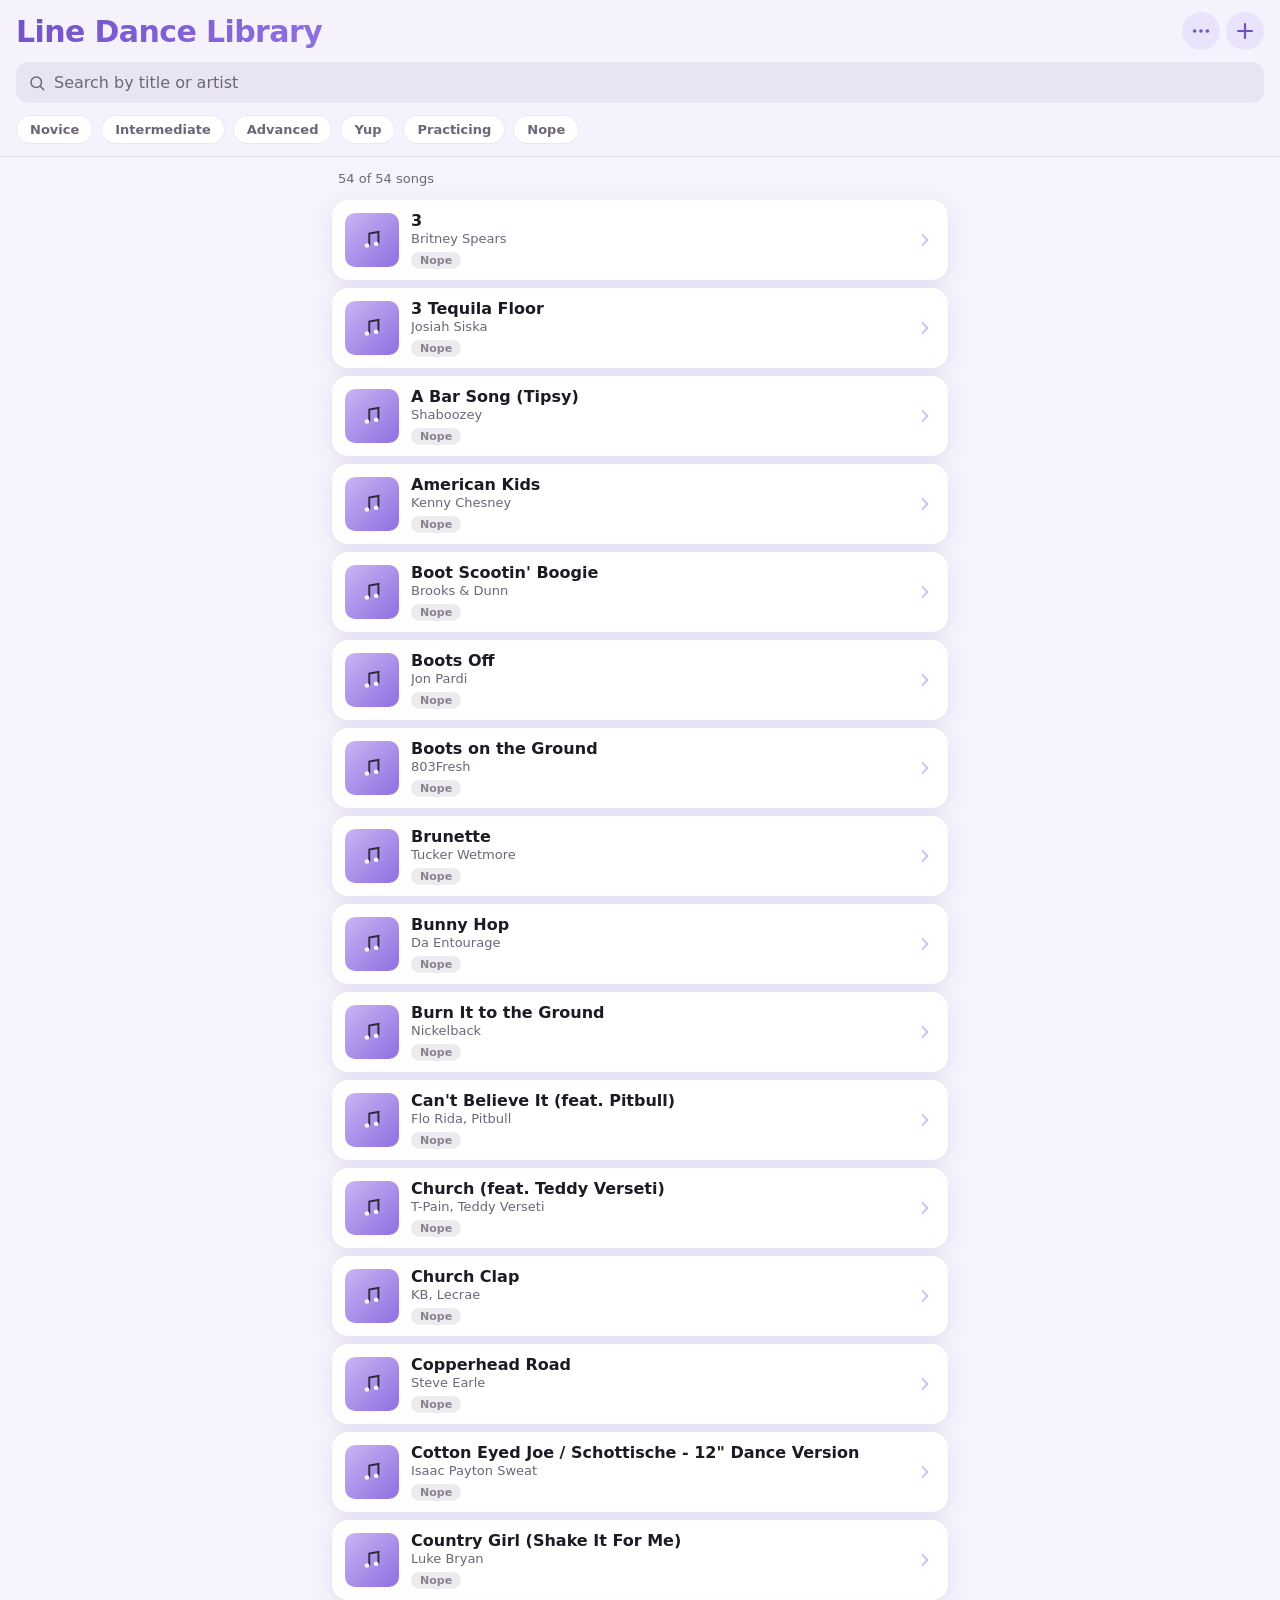
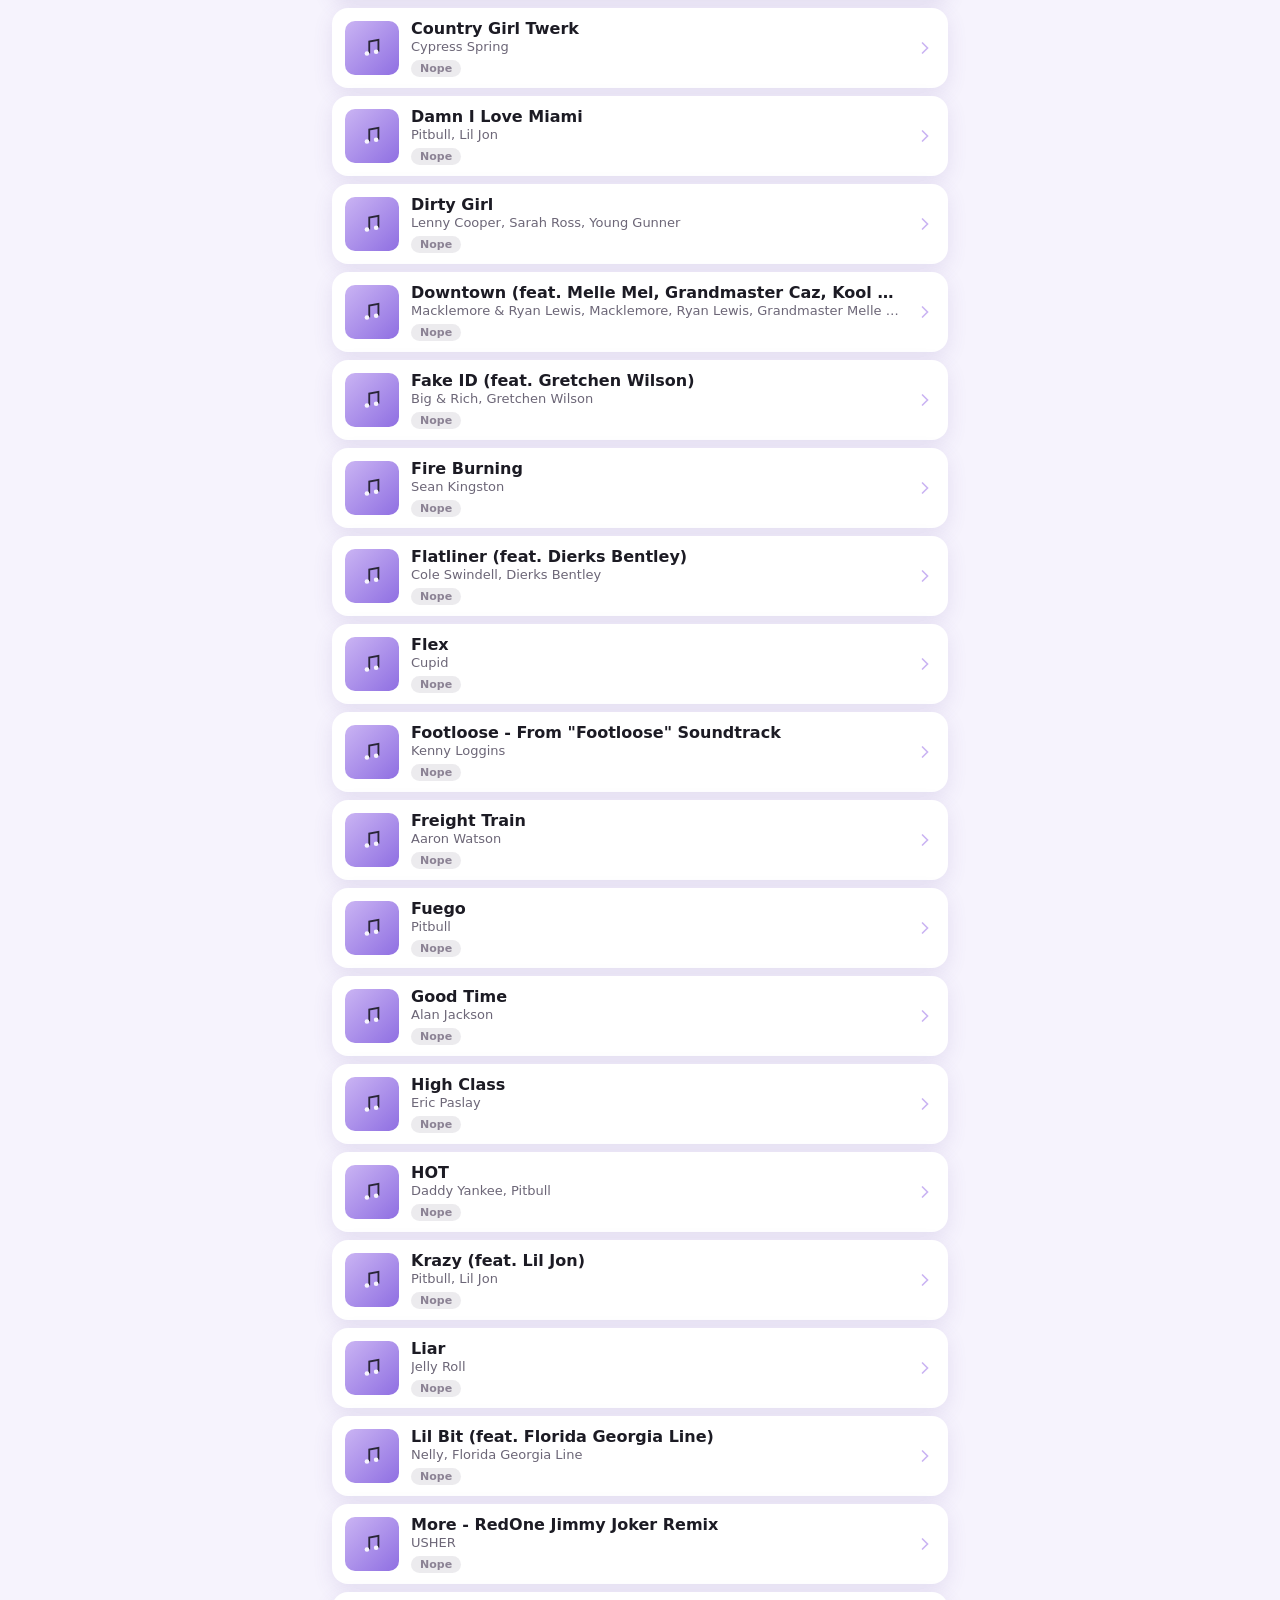
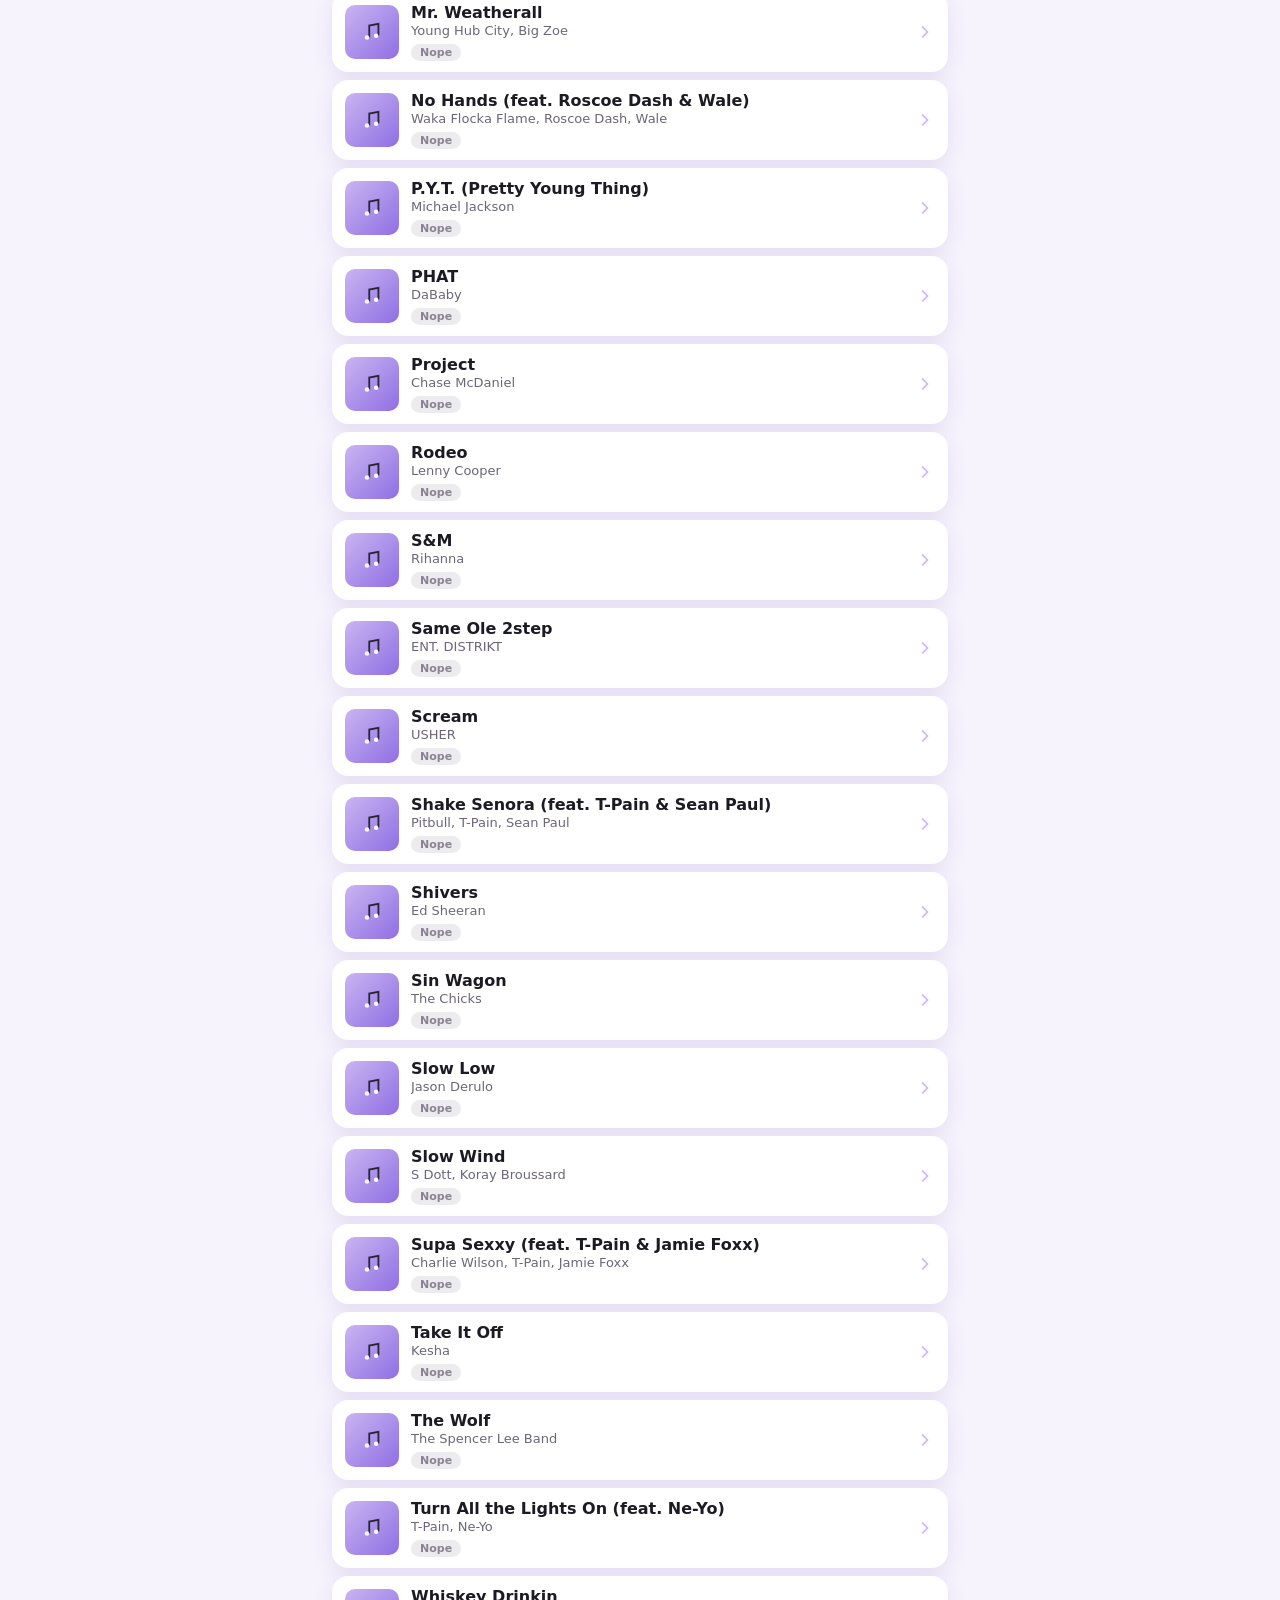
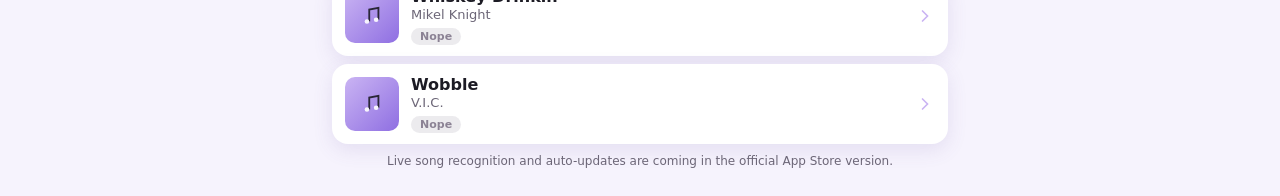
<file: index.html>
<!DOCTYPE html>
<html lang="en">
<head>
  <meta charset="UTF-8" />
  <meta name="viewport" content="width=device-width, initial-scale=1.0, viewport-fit=cover, maximum-scale=1.0, user-scalable=no" />
  <title>Line Dance Library</title>
  <meta name="description" content="A personal line-dance song library — tag, organize, and jump to each song in Spotify." />
  <meta name="theme-color" content="#8F6FE2" />
  <link rel="manifest" href="manifest.webmanifest" />
  <link rel="apple-touch-icon" href="icons/apple-touch-icon.png" />
  <link rel="icon" type="image/png" sizes="32x32" href="icons/favicon-32.png" />
  <meta name="apple-mobile-web-app-capable" content="yes" />
  <meta name="apple-mobile-web-app-status-bar-style" content="default" />
  <meta name="apple-mobile-web-app-title" content="Line Dance" />
  <link rel="stylesheet" href="styles.css" />
</head>
<body>
  <!-- Birthday banner (today only — remove by setting SHOW_BIRTHDAY = false in app.js) -->
  <div id="birthday-overlay" class="overlay hidden" aria-hidden="true">
    <div class="birthday-card" role="dialog" aria-label="Birthday message">
      <div class="confetti" aria-hidden="true"></div>
      <button class="birthday-close" id="birthday-close" aria-label="Close">&times;</button>
      <div class="birthday-emoji" aria-hidden="true">
        <svg viewBox="0 0 64 64" width="56" height="56" fill="none">
          <rect x="14" y="30" width="36" height="22" rx="4" fill="#CAB4F3"/>
          <rect x="14" y="30" width="36" height="8" rx="4" fill="#8F6FE2"/>
          <rect x="30" y="16" width="4" height="14" rx="2" fill="#CF9446"/>
          <circle cx="32" cy="14" r="3" fill="#CA7382"/>
        </svg>
      </div>
      <h2>Happy Birthday, Ana!</h2>
      <p>Here's your very own line dance library. Tap any song to open it in Spotify.</p>
      <button class="btn btn-primary" id="birthday-enter">Let's dance</button>
    </div>
  </div>

  <header class="app-header">
    <div class="app-header-row">
      <h1 class="app-title">Line Dance Library</h1>
      <div class="header-actions">
        <button class="icon-btn" id="menu-btn" aria-label="Export or import" title="Export / Import">
          <svg viewBox="0 0 24 24" width="22" height="22"><circle cx="5" cy="12" r="2"/><circle cx="12" cy="12" r="2"/><circle cx="19" cy="12" r="2"/></svg>
        </button>
        <button class="icon-btn" id="add-btn" aria-label="Add a song" title="Add a song">
          <svg viewBox="0 0 24 24" width="24" height="24"><path d="M12 5v14M5 12h14" stroke-width="2.2" stroke-linecap="round"/></svg>
        </button>
      </div>
    </div>
    <div class="search-wrap">
      <svg class="search-icon" viewBox="0 0 24 24" width="18" height="18"><circle cx="11" cy="11" r="7" fill="none" stroke-width="2"/><path d="M21 21l-4.3-4.3" stroke-width="2" stroke-linecap="round"/></svg>
      <input id="search" type="search" placeholder="Search by title or artist" autocomplete="off" />
    </div>
    <div class="filter-row" id="filter-row"></div>
  </header>

  <main id="list" class="list"></main>

  <p class="footer-note">
    Live song recognition and auto-updates are coming in the official App Store version.
  </p>

  <!-- Menu sheet -->
  <div id="menu-overlay" class="overlay hidden">
    <div class="sheet">
      <h3>Library</h3>
      <button class="sheet-row" id="export-btn">Export library (.json)</button>
      <button class="sheet-row" id="import-btn">Import library (.json)</button>
      <input type="file" id="import-file" accept="application/json,.json" hidden />
      <button class="sheet-row sheet-cancel" data-close-menu>Cancel</button>
    </div>
  </div>

  <!-- Song detail / edit sheet -->
  <div id="detail-overlay" class="overlay hidden">
    <div class="sheet detail-sheet" id="detail-sheet"></div>
  </div>

  <div id="toast" class="toast hidden"></div>

  <script src="seed.js"></script>
  <script src="app.js"></script>
</body>
</html>
</file>
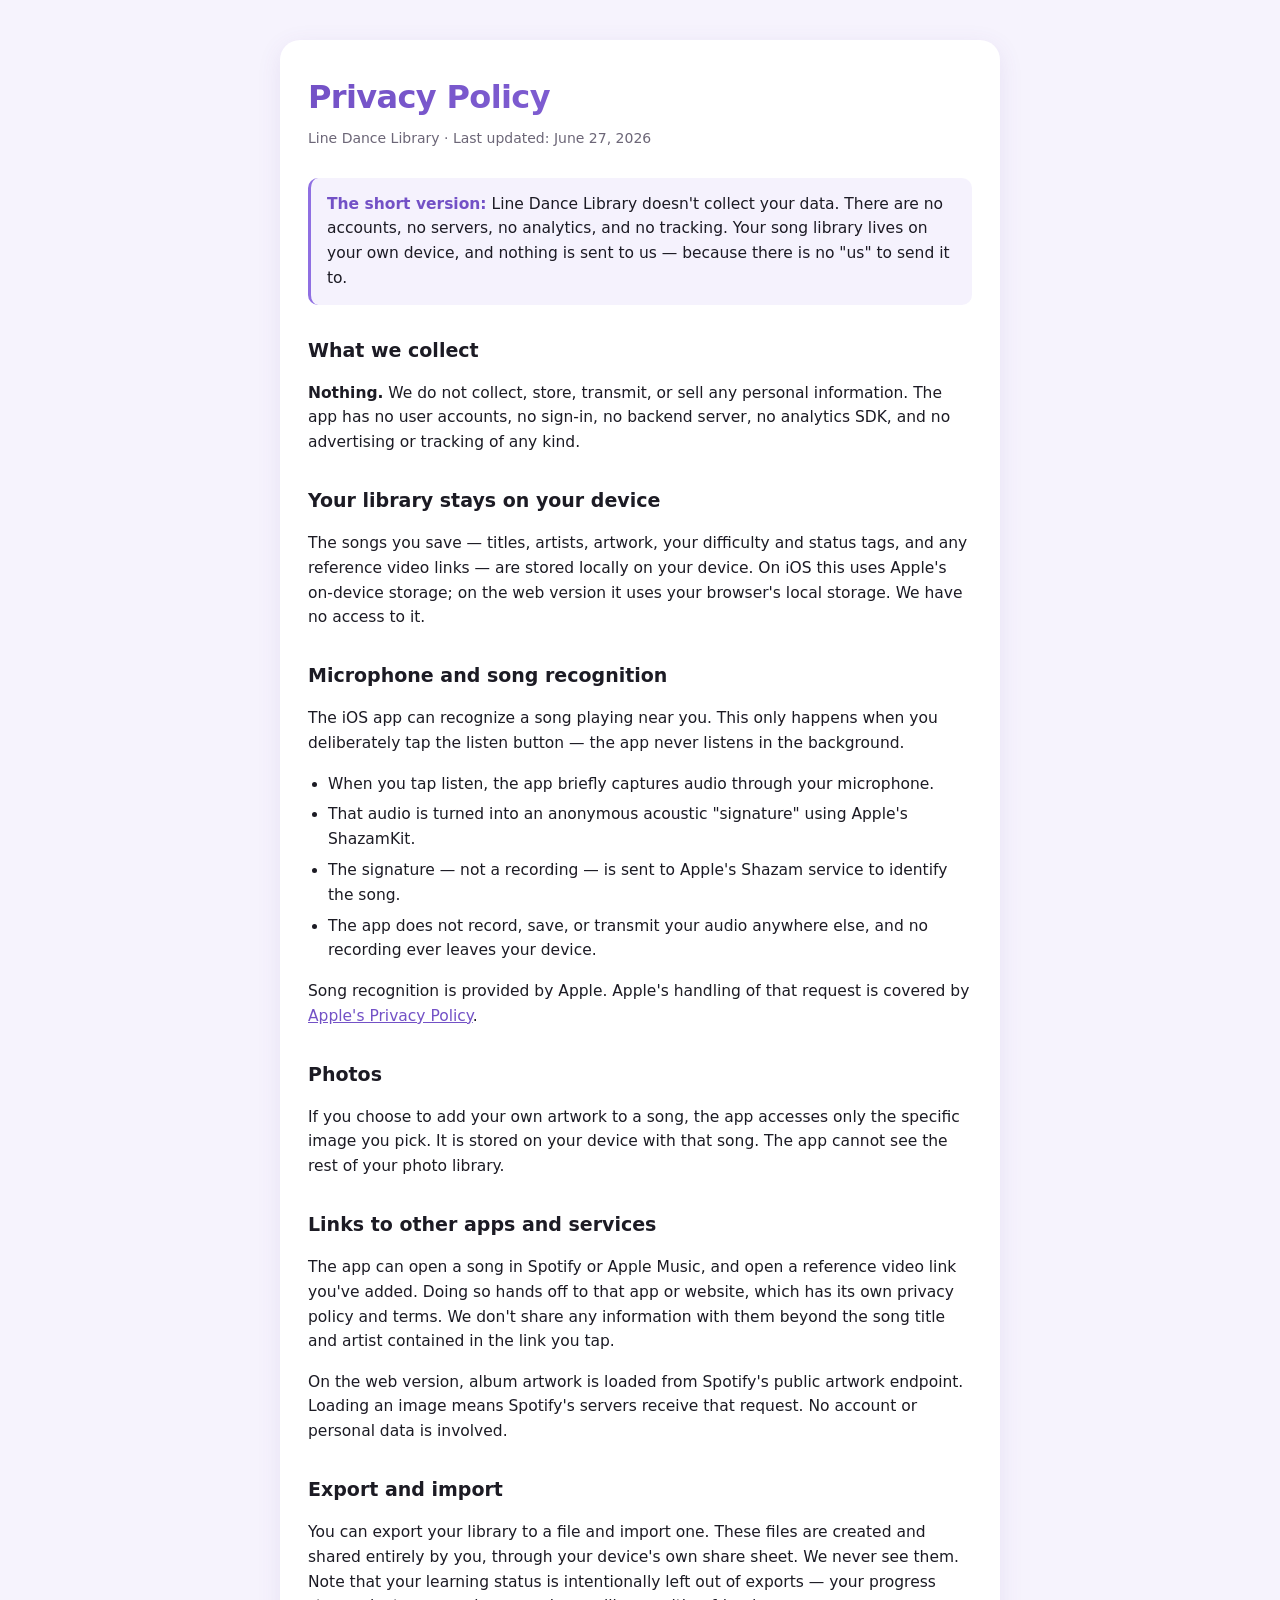
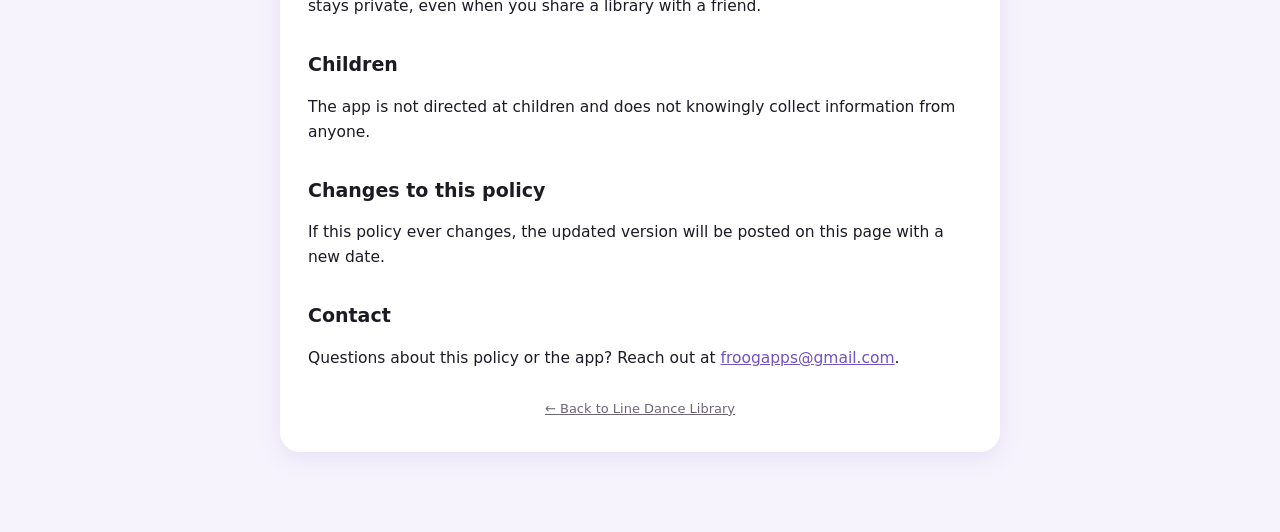
<file: privacy.html>
<!DOCTYPE html>
<html lang="en">
<head>
  <meta charset="UTF-8" />
  <meta name="viewport" content="width=device-width, initial-scale=1.0, viewport-fit=cover" />
  <title>Privacy Policy — Line Dance Library</title>
  <meta name="description" content="Privacy policy for the Line Dance Library app." />
  <meta name="theme-color" content="#8F6FE2" />
  <link rel="apple-touch-icon" href="icons/apple-touch-icon.png" />
  <link rel="icon" type="image/png" sizes="32x32" href="icons/favicon-32.png" />
  <style>
    :root {
      --lavender: #8F6FE2;
      --lavender-deep: #7351C6;
      --bg: #F6F3FD;
      --card: #FFFFFF;
      --text: #1c1b24;
      --secondary: #6c6677;
      --hairline: rgba(60, 40, 100, 0.12);
    }
    * { box-sizing: border-box; }
    body {
      margin: 0;
      padding: 40px 20px 80px;
      background: var(--bg);
      color: var(--text);
      font-family: ui-rounded, "SF Pro Rounded", -apple-system, BlinkMacSystemFont, system-ui, sans-serif;
      -webkit-font-smoothing: antialiased;
      line-height: 1.6;
    }
    .wrap { max-width: 720px; margin: 0 auto; }
    .card {
      background: var(--card);
      border-radius: 20px;
      padding: 32px 28px;
      box-shadow: 0 6px 24px rgba(98, 70, 160, 0.10);
    }
    h1 {
      font-size: 32px; margin: 0 0 4px; letter-spacing: -0.02em;
      background: linear-gradient(120deg, var(--lavender-deep), var(--lavender));
      -webkit-background-clip: text; background-clip: text; color: transparent;
    }
    .updated { color: var(--secondary); font-size: 14px; margin: 0 0 28px; }
    h2 { font-size: 19px; margin: 30px 0 8px; }
    p, li { color: var(--text); font-size: 15.5px; }
    ul { padding-left: 20px; }
    li { margin-bottom: 6px; }
    a { color: var(--lavender-deep); }
    .lede {
      background: rgba(143, 111, 226, 0.09);
      border-left: 3px solid var(--lavender);
      border-radius: 10px;
      padding: 14px 16px;
      margin-bottom: 8px;
    }
    .lede strong { color: var(--lavender-deep); }
    footer { text-align: center; color: var(--secondary); font-size: 13px; margin-top: 28px; }
    footer a { color: var(--secondary); }
  </style>
</head>
<body>
  <div class="wrap">
    <div class="card">
      <h1>Privacy Policy</h1>
      <p class="updated">Line Dance Library · Last updated: June 27, 2026</p>

      <div class="lede">
        <p style="margin:0"><strong>The short version:</strong> Line Dance Library doesn't collect
        your data. There are no accounts, no servers, no analytics, and no tracking. Your song
        library lives on your own device, and nothing is sent to us — because there is no "us" to
        send it to.</p>
      </div>

      <h2>What we collect</h2>
      <p><strong>Nothing.</strong> We do not collect, store, transmit, or sell any personal
      information. The app has no user accounts, no sign-in, no backend server, no analytics SDK,
      and no advertising or tracking of any kind.</p>

      <h2>Your library stays on your device</h2>
      <p>The songs you save — titles, artists, artwork, your difficulty and status tags, and any
      reference video links — are stored locally on your device. On iOS this uses Apple's on-device
      storage; on the web version it uses your browser's local storage. We have no access to it.</p>

      <h2>Microphone and song recognition</h2>
      <p>The iOS app can recognize a song playing near you. This only happens when you deliberately
      tap the listen button — the app never listens in the background.</p>
      <ul>
        <li>When you tap listen, the app briefly captures audio through your microphone.</li>
        <li>That audio is turned into an anonymous acoustic "signature" using Apple's ShazamKit.</li>
        <li>The signature — not a recording — is sent to Apple's Shazam service to identify the song.</li>
        <li>The app does not record, save, or transmit your audio anywhere else, and no recording
        ever leaves your device.</li>
      </ul>
      <p>Song recognition is provided by Apple. Apple's handling of that request is covered by
      <a href="https://www.apple.com/legal/privacy/" target="_blank" rel="noopener">Apple's Privacy Policy</a>.</p>

      <h2>Photos</h2>
      <p>If you choose to add your own artwork to a song, the app accesses only the specific image
      you pick. It is stored on your device with that song. The app cannot see the rest of your
      photo library.</p>

      <h2>Links to other apps and services</h2>
      <p>The app can open a song in Spotify or Apple Music, and open a reference video link you've
      added. Doing so hands off to that app or website, which has its own privacy policy and terms.
      We don't share any information with them beyond the song title and artist contained in the
      link you tap.</p>
      <p>On the web version, album artwork is loaded from Spotify's public artwork endpoint. Loading
      an image means Spotify's servers receive that request. No account or personal data is involved.</p>

      <h2>Export and import</h2>
      <p>You can export your library to a file and import one. These files are created and shared
      entirely by you, through your device's own share sheet. We never see them. Note that your
      learning status is intentionally left out of exports — your progress stays private, even when
      you share a library with a friend.</p>

      <h2>Children</h2>
      <p>The app is not directed at children and does not knowingly collect information from anyone.</p>

      <h2>Changes to this policy</h2>
      <p>If this policy ever changes, the updated version will be posted on this page with a new date.</p>

      <h2>Contact</h2>
      <p>Questions about this policy or the app? Reach out at
      <a href="mailto:froogapps@gmail.com">froogapps@gmail.com</a>.</p>

      <footer>
        <a href="./">← Back to Line Dance Library</a>
      </footer>
    </div>
  </div>
</body>
</html>
</file>
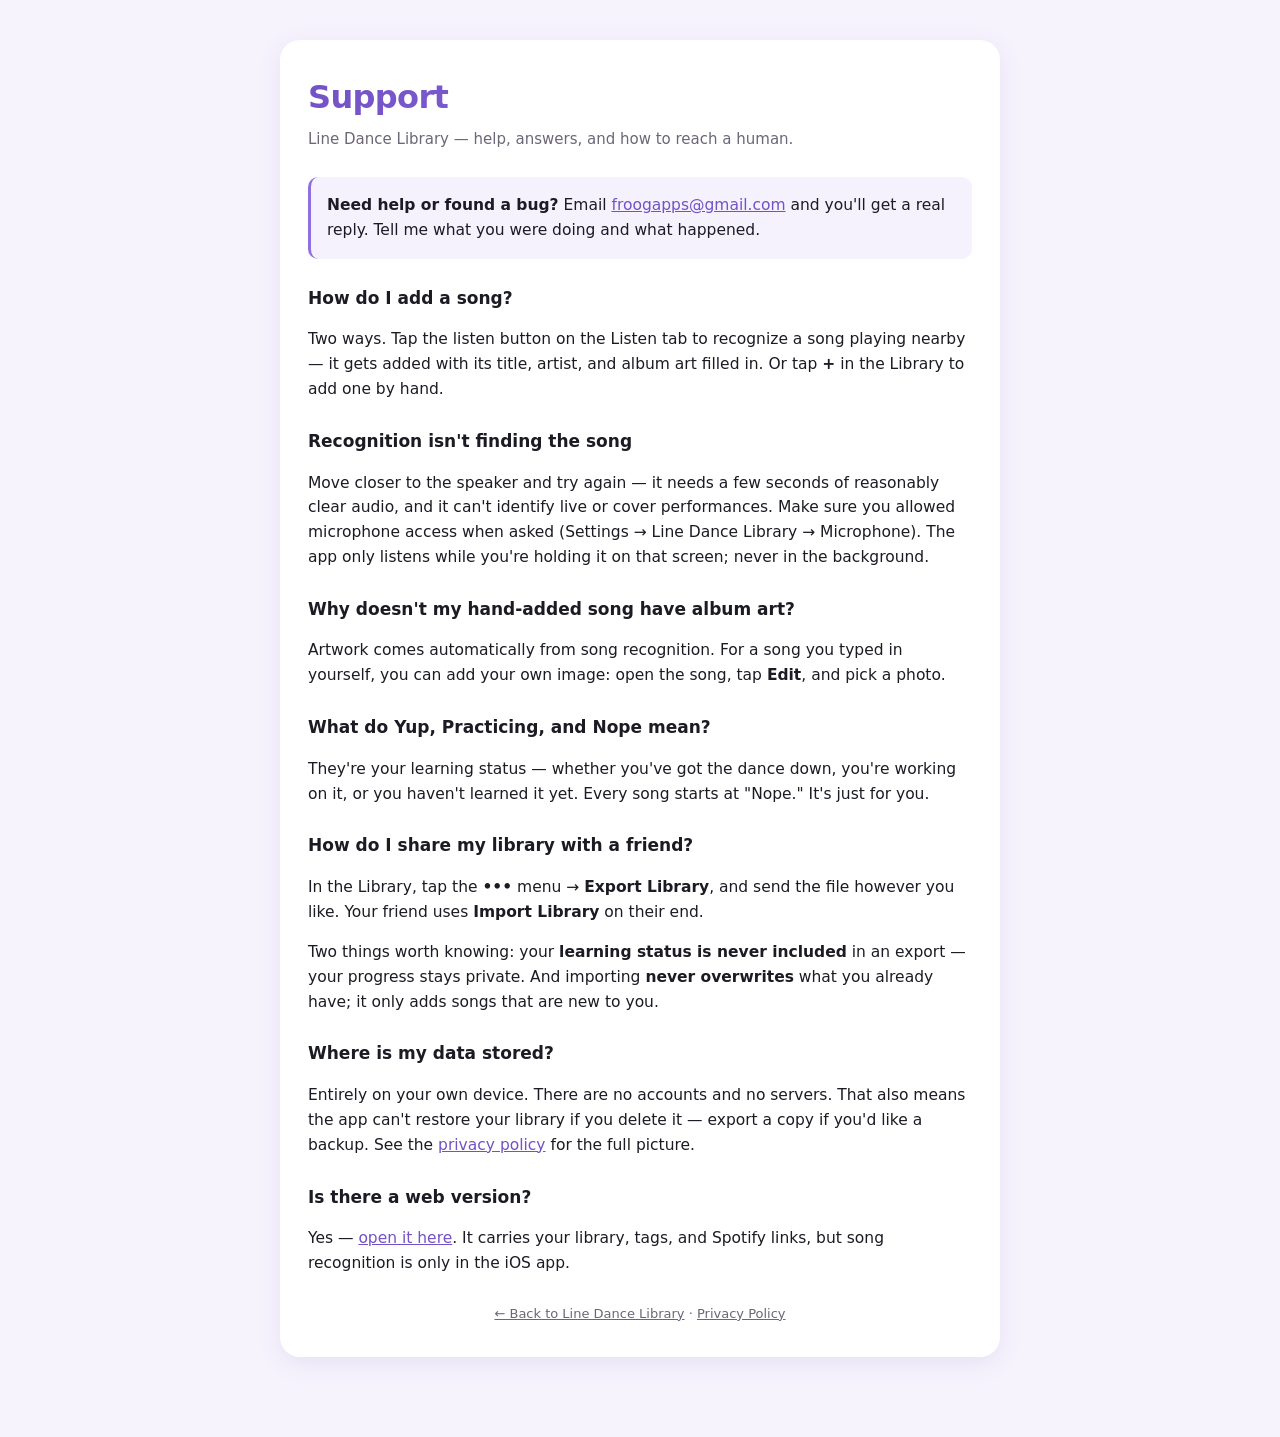
<file: support.html>
<!DOCTYPE html>
<html lang="en">
<head>
  <meta charset="UTF-8" />
  <meta name="viewport" content="width=device-width, initial-scale=1.0, viewport-fit=cover" />
  <title>Support — Line Dance Library</title>
  <meta name="description" content="Help and contact for the Line Dance Library app." />
  <meta name="theme-color" content="#8F6FE2" />
  <link rel="apple-touch-icon" href="icons/apple-touch-icon.png" />
  <link rel="icon" type="image/png" sizes="32x32" href="icons/favicon-32.png" />
  <style>
    :root {
      --lavender: #8F6FE2;
      --lavender-deep: #7351C6;
      --bg: #F6F3FD;
      --card: #FFFFFF;
      --text: #1c1b24;
      --secondary: #6c6677;
    }
    * { box-sizing: border-box; }
    body {
      margin: 0;
      padding: 40px 20px 80px;
      background: var(--bg);
      color: var(--text);
      font-family: ui-rounded, "SF Pro Rounded", -apple-system, BlinkMacSystemFont, system-ui, sans-serif;
      -webkit-font-smoothing: antialiased;
      line-height: 1.6;
    }
    .wrap { max-width: 720px; margin: 0 auto; }
    .card {
      background: var(--card);
      border-radius: 20px;
      padding: 32px 28px;
      box-shadow: 0 6px 24px rgba(98, 70, 160, 0.10);
    }
    h1 {
      font-size: 32px; margin: 0 0 4px; letter-spacing: -0.02em;
      background: linear-gradient(120deg, var(--lavender-deep), var(--lavender));
      -webkit-background-clip: text; background-clip: text; color: transparent;
    }
    .sub { color: var(--secondary); font-size: 15px; margin: 0 0 26px; }
    h2 { font-size: 17px; margin: 26px 0 6px; }
    p, li { font-size: 15.5px; }
    a { color: var(--lavender-deep); }
    .contact {
      background: rgba(143, 111, 226, 0.09);
      border-left: 3px solid var(--lavender);
      border-radius: 10px;
      padding: 16px;
      margin: 22px 0 6px;
    }
    .contact p { margin: 0; }
    footer { text-align: center; color: var(--secondary); font-size: 13px; margin-top: 28px; }
    footer a { color: var(--secondary); }
  </style>
</head>
<body>
  <div class="wrap">
    <div class="card">
      <h1>Support</h1>
      <p class="sub">Line Dance Library — help, answers, and how to reach a human.</p>

      <div class="contact">
        <p><strong>Need help or found a bug?</strong> Email
        <a href="mailto:froogapps@gmail.com">froogapps@gmail.com</a> and you'll get a
        real reply. Tell me what you were doing and what happened.</p>
      </div>

      <h2>How do I add a song?</h2>
      <p>Two ways. Tap the listen button on the Listen tab to recognize a song playing nearby — it
      gets added with its title, artist, and album art filled in. Or tap <strong>+</strong> in the
      Library to add one by hand.</p>

      <h2>Recognition isn't finding the song</h2>
      <p>Move closer to the speaker and try again — it needs a few seconds of reasonably clear
      audio, and it can't identify live or cover performances. Make sure you allowed microphone
      access when asked (Settings → Line Dance Library → Microphone). The app only listens while
      you're holding it on that screen; never in the background.</p>

      <h2>Why doesn't my hand-added song have album art?</h2>
      <p>Artwork comes automatically from song recognition. For a song you typed in yourself, you
      can add your own image: open the song, tap <strong>Edit</strong>, and pick a photo.</p>

      <h2>What do Yup, Practicing, and Nope mean?</h2>
      <p>They're your learning status — whether you've got the dance down, you're working on it, or
      you haven't learned it yet. Every song starts at "Nope." It's just for you.</p>

      <h2>How do I share my library with a friend?</h2>
      <p>In the Library, tap the <strong>•••</strong> menu → <strong>Export Library</strong>, and
      send the file however you like. Your friend uses <strong>Import Library</strong> on their
      end.</p>
      <p>Two things worth knowing: your <strong>learning status is never included</strong> in an
      export — your progress stays private. And importing <strong>never overwrites</strong> what you
      already have; it only adds songs that are new to you.</p>

      <h2>Where is my data stored?</h2>
      <p>Entirely on your own device. There are no accounts and no servers. That also means the app
      can't restore your library if you delete it — export a copy if you'd like a backup. See the
      <a href="privacy.html">privacy policy</a> for the full picture.</p>

      <h2>Is there a web version?</h2>
      <p>Yes — <a href="./">open it here</a>. It carries your library, tags, and Spotify links, but
      song recognition is only in the iOS app.</p>

      <footer>
        <a href="./">← Back to Line Dance Library</a> · <a href="privacy.html">Privacy Policy</a>
      </footer>
    </div>
  </div>
</body>
</html>
</file>
<file: styles.css>
:root {
  --lavender: #8F6FE2;
  --lavender-deep: #7351C6;
  --lavender-soft: #CAB4F3;
  --bg: #F6F3FD;
  --card: #FFFFFF;
  --sage: #6F9867;
  --honey: #CF9446;
  --rose: #CA7382;
  --dust: #8B8294;
  --text: #1c1b24;
  --secondary: #6c6677;
  --hairline: rgba(60, 40, 100, 0.10);
  --radius: 16px;
  --shadow: 0 6px 20px rgba(98, 70, 160, 0.12);
}

* { box-sizing: border-box; -webkit-tap-highlight-color: transparent; }

html, body {
  margin: 0;
  padding: 0;
  background: var(--bg);
  color: var(--text);
  font-family: ui-rounded, "SF Pro Rounded", -apple-system, BlinkMacSystemFont, "Segoe UI", system-ui, sans-serif;
  -webkit-font-smoothing: antialiased;
}

body {
  min-height: 100vh;
  padding-bottom: env(safe-area-inset-bottom);
}

svg { stroke: currentColor; }

/* Header */
.app-header {
  position: sticky;
  top: 0;
  z-index: 10;
  background: rgba(246, 243, 253, 0.86);
  backdrop-filter: saturate(180%) blur(20px);
  -webkit-backdrop-filter: saturate(180%) blur(20px);
  padding: calc(env(safe-area-inset-top) + 12px) 16px 10px;
  border-bottom: 1px solid var(--hairline);
}
.app-header-row {
  display: flex;
  align-items: center;
  justify-content: space-between;
  gap: 12px;
}
.app-title {
  font-size: 30px;
  font-weight: 800;
  letter-spacing: -0.02em;
  margin: 0;
  background: linear-gradient(120deg, var(--lavender-deep), var(--lavender));
  -webkit-background-clip: text;
  background-clip: text;
  color: transparent;
}
.header-actions { display: flex; gap: 6px; flex-shrink: 0; }
.icon-btn {
  width: 38px; height: 38px;
  display: grid; place-items: center;
  border: none; border-radius: 50%;
  background: rgba(143, 111, 226, 0.12);
  color: var(--lavender-deep);
  cursor: pointer;
}
.icon-btn:active { background: rgba(143, 111, 226, 0.24); }
.icon-btn svg { fill: none; stroke: currentColor; }
#add-btn svg { stroke: var(--lavender-deep); }
#menu-btn svg { fill: var(--lavender-deep); stroke: none; }

/* Search */
.search-wrap {
  margin-top: 12px;
  position: relative;
  display: flex;
  align-items: center;
}
.search-icon {
  position: absolute; left: 12px;
  color: var(--secondary); fill: none;
}
#search {
  width: 100%;
  font: inherit;
  font-size: 16px;
  padding: 11px 14px 11px 38px;
  border: none;
  border-radius: 12px;
  background: rgba(118, 100, 160, 0.10);
  color: var(--text);
}
#search:focus { outline: 2px solid var(--lavender-soft); }
#search::placeholder { color: var(--secondary); }

/* Filters */
.filter-row {
  display: flex;
  gap: 8px;
  overflow-x: auto;
  margin-top: 12px;
  padding-bottom: 2px;
  scrollbar-width: none;
}
.filter-row::-webkit-scrollbar { display: none; }
.chip {
  flex-shrink: 0;
  font: inherit;
  font-size: 13px;
  font-weight: 600;
  padding: 6px 13px;
  border-radius: 999px;
  border: 1px solid var(--hairline);
  background: var(--card);
  color: var(--secondary);
  cursor: pointer;
  white-space: nowrap;
}
.chip.active {
  background: var(--lavender);
  border-color: var(--lavender);
  color: #fff;
}

/* List */
.list {
  max-width: 640px;
  margin: 0 auto;
  padding: 12px 12px 4px;
  display: flex;
  flex-direction: column;
  gap: 8px;
}
.song-count {
  font-size: 13px;
  color: var(--secondary);
  padding: 2px 6px 6px;
}
.row {
  display: flex;
  align-items: center;
  gap: 12px;
  background: var(--card);
  border-radius: var(--radius);
  padding: 10px 12px;
  box-shadow: var(--shadow);
  cursor: pointer;
  border: 1px solid transparent;
}
.row:active { border-color: var(--lavender-soft); }
.art {
  width: 54px; height: 54px;
  border-radius: 10px;
  flex-shrink: 0;
  background: linear-gradient(135deg, var(--lavender-soft), var(--lavender));
  display: grid; place-items: center;
  overflow: hidden;
  position: relative;
}
.art img { width: 100%; height: 100%; object-fit: cover; }
.art .note { width: 22px; height: 22px; fill: #fff; opacity: 0.9; stroke: none; }
.row-main { min-width: 0; flex: 1; }
.row-title {
  font-size: 16px; font-weight: 600;
  white-space: nowrap; overflow: hidden; text-overflow: ellipsis;
}
.row-artist {
  font-size: 13px; color: var(--secondary);
  white-space: nowrap; overflow: hidden; text-overflow: ellipsis;
  margin-top: 1px;
}
.badges { display: flex; gap: 6px; margin-top: 6px; flex-wrap: wrap; }
.badge {
  font-size: 11px; font-weight: 700;
  padding: 2px 9px; border-radius: 999px;
}
.chevron { color: var(--lavender-soft); flex-shrink: 0; }

.empty {
  text-align: center;
  color: var(--secondary);
  padding: 64px 24px;
}
.empty .note { width: 44px; height: 44px; fill: var(--lavender-soft); stroke: none; }
.empty h2 { margin: 14px 0 6px; color: var(--text); }

/* Buttons */
.btn {
  font: inherit; font-size: 16px; font-weight: 600;
  border: none; border-radius: 13px;
  padding: 13px 16px;
  cursor: pointer;
  width: 100%;
  display: flex;
  align-items: center;
  justify-content: center;
  text-decoration: none;
  box-sizing: border-box;
}
.btn-primary { background: var(--lavender); color: #fff; }
.btn-primary:active { background: var(--lavender-deep); }
.btn-spotify { background: #1DB954; color: #fff; }
.btn-secondary { background: rgba(143, 111, 226, 0.12); color: var(--lavender-deep); }
.btn-danger { background: rgba(202, 115, 130, 0.14); color: var(--rose); }

/* Overlays / sheets */
.overlay {
  position: fixed; inset: 0;
  background: rgba(30, 20, 50, 0.4);
  display: flex; align-items: flex-end; justify-content: center;
  z-index: 100;
  animation: fade 0.2s ease;
}
.overlay.hidden { display: none; }
@keyframes fade { from { opacity: 0; } to { opacity: 1; } }
.sheet {
  background: var(--bg);
  width: 100%;
  max-width: 640px;
  border-radius: 22px 22px 0 0;
  padding: 18px 18px calc(env(safe-area-inset-bottom) + 18px);
  box-shadow: 0 -10px 40px rgba(40, 20, 70, 0.25);
  animation: slideup 0.26s cubic-bezier(0.2, 0.8, 0.2, 1);
  max-height: 92vh;
  overflow-y: auto;
}
@keyframes slideup { from { transform: translateY(100%); } to { transform: translateY(0); } }
.sheet h3 { margin: 4px 0 14px; }
.sheet-row {
  display: block; width: 100%; text-align: left;
  font: inherit; font-size: 16px;
  padding: 14px 12px; margin-bottom: 8px;
  border: none; border-radius: 12px;
  background: var(--card); color: var(--text);
  cursor: pointer;
}
.sheet-cancel { color: var(--secondary); text-align: center; font-weight: 600; }

/* Detail sheet */
.detail-head { display: flex; gap: 14px; align-items: center; margin-bottom: 18px; }
.detail-art {
  width: 76px; height: 76px; border-radius: 14px;
  background: linear-gradient(135deg, var(--lavender-soft), var(--lavender));
  display: grid; place-items: center; overflow: hidden; flex-shrink: 0;
}
.detail-art img { width: 100%; height: 100%; object-fit: cover; }
.detail-art .note { width: 30px; height: 30px; fill: #fff; stroke: none; }
.detail-title { font-size: 20px; font-weight: 700; line-height: 1.2; }
.detail-artist { color: var(--secondary); margin-top: 3px; }
.field-label { font-size: 13px; font-weight: 700; color: var(--secondary); margin: 16px 0 8px; text-transform: uppercase; letter-spacing: 0.03em; }
.seg { display: flex; gap: 6px; }
.seg button {
  flex: 1; font: inherit; font-size: 14px; font-weight: 600;
  padding: 9px 4px; border-radius: 10px; cursor: pointer;
  border: 1px solid var(--hairline); background: var(--card); color: var(--secondary);
}
.seg button.on { color: #fff; border-color: transparent; }
.detail-actions { display: flex; flex-direction: column; gap: 10px; margin-top: 22px; }
.text-input {
  width: 100%; font: inherit; font-size: 16px;
  padding: 12px 14px; border-radius: 12px;
  border: 1px solid var(--hairline); background: var(--card); color: var(--text);
}
.text-input:focus { outline: 2px solid var(--lavender-soft); }

/* Birthday */
.birthday-card {
  position: relative;
  background: var(--card);
  margin: auto;
  width: calc(100% - 48px);
  max-width: 380px;
  border-radius: 24px;
  padding: 30px 24px 24px;
  text-align: center;
  box-shadow: 0 20px 60px rgba(40, 20, 70, 0.35);
  animation: pop 0.34s cubic-bezier(0.2, 0.9, 0.3, 1.2);
  overflow: hidden;
}
@keyframes pop { from { transform: scale(0.9); opacity: 0; } to { transform: scale(1); opacity: 1; } }
.birthday-card h2 {
  margin: 12px 0 8px; font-size: 26px;
  background: linear-gradient(120deg, var(--lavender-deep), var(--rose));
  -webkit-background-clip: text; background-clip: text; color: transparent;
}
.birthday-card p { color: var(--secondary); margin: 0 0 20px; font-size: 15px; }
.birthday-close {
  position: absolute; top: 12px; right: 14px;
  width: 32px; height: 32px; border: none; border-radius: 50%;
  background: rgba(118, 100, 160, 0.12); color: var(--secondary);
  font-size: 22px; line-height: 1; cursor: pointer;
}
.birthday-emoji { display: grid; place-items: center; }
.confetti {
  position: absolute; inset: 0 0 auto 0; height: 6px;
  background: linear-gradient(90deg, var(--lavender), var(--rose), var(--honey), var(--sage), var(--lavender));
}

/* Toast */
.toast {
  position: fixed; left: 50%; bottom: calc(env(safe-area-inset-bottom) + 24px);
  transform: translateX(-50%);
  background: rgba(28, 27, 36, 0.94); color: #fff;
  padding: 11px 18px; border-radius: 12px;
  font-size: 14px; z-index: 200;
  max-width: 86%; text-align: center;
  animation: fade 0.2s ease;
}
.toast.hidden { display: none; }

.footer-note {
  max-width: 640px;
  margin: 6px auto 28px;
  padding: 0 24px;
  text-align: center;
  font-size: 12px;
  color: var(--secondary);
}
</file>
